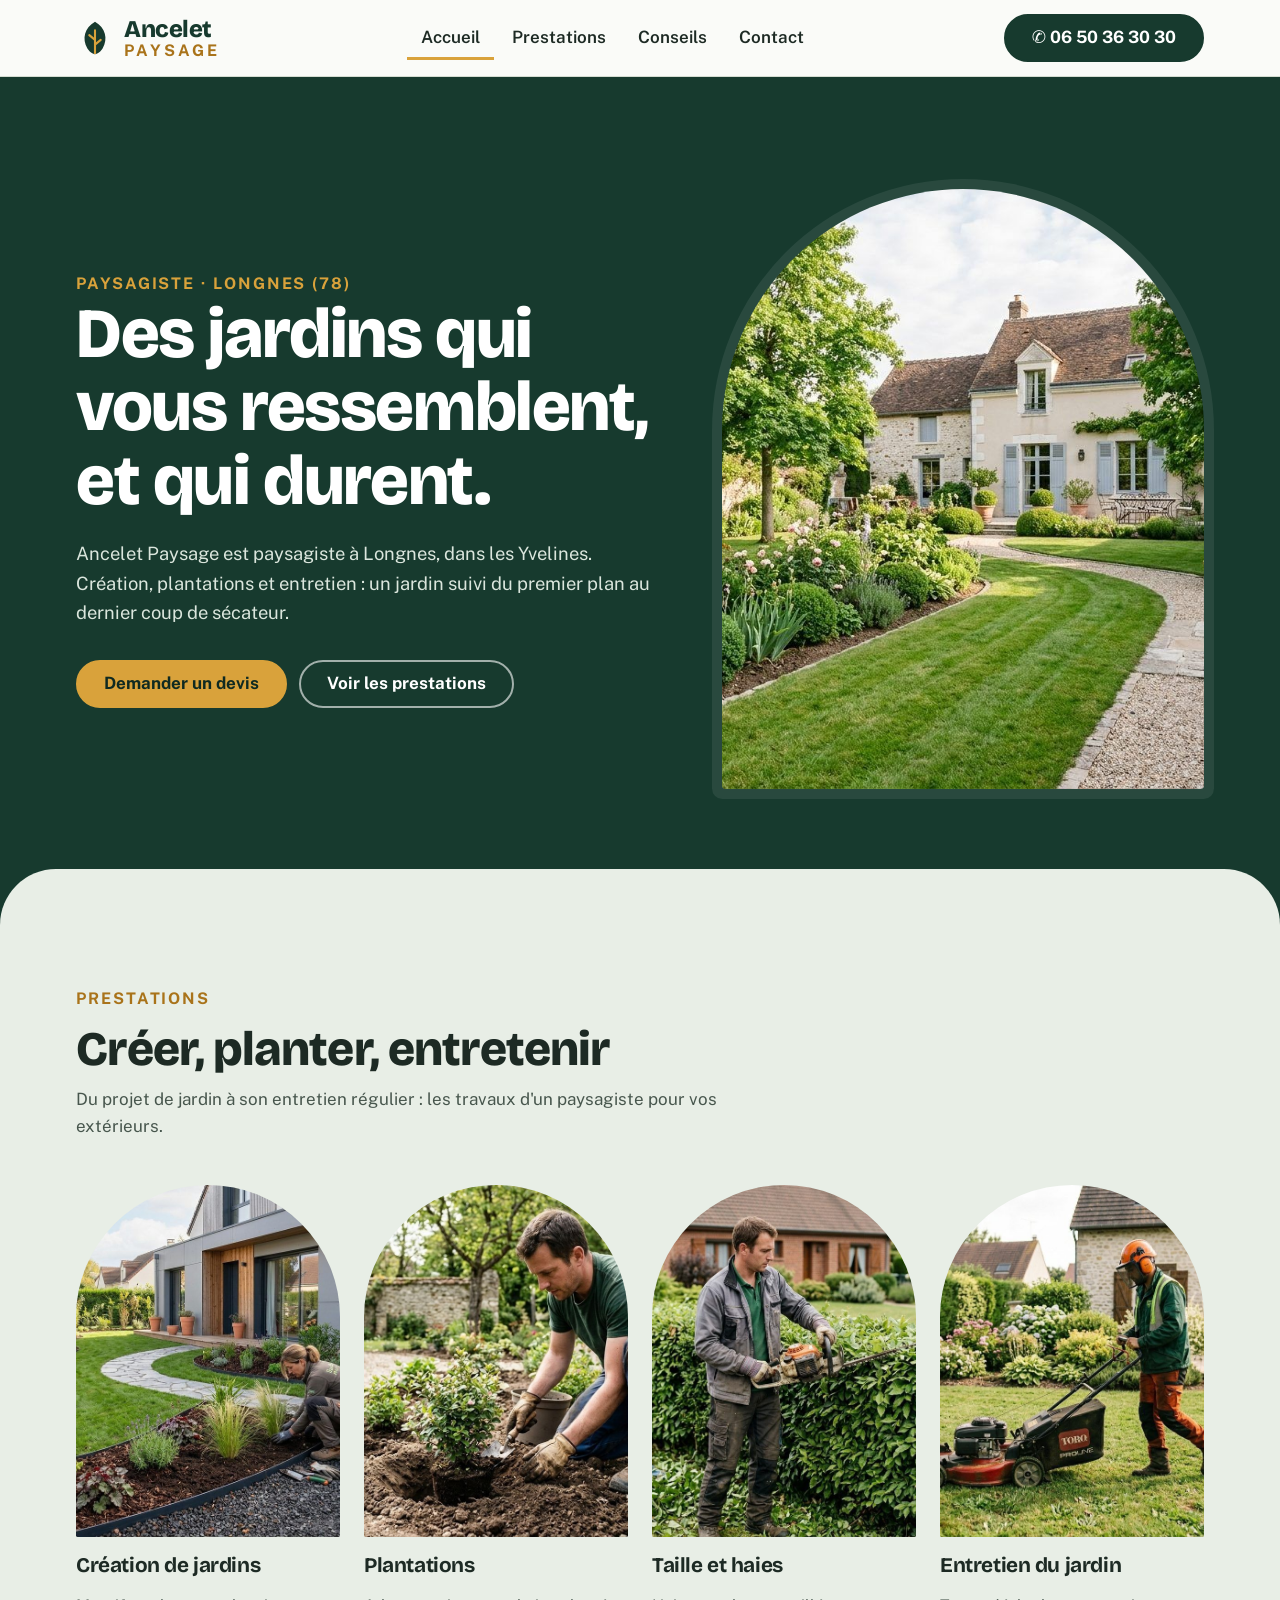
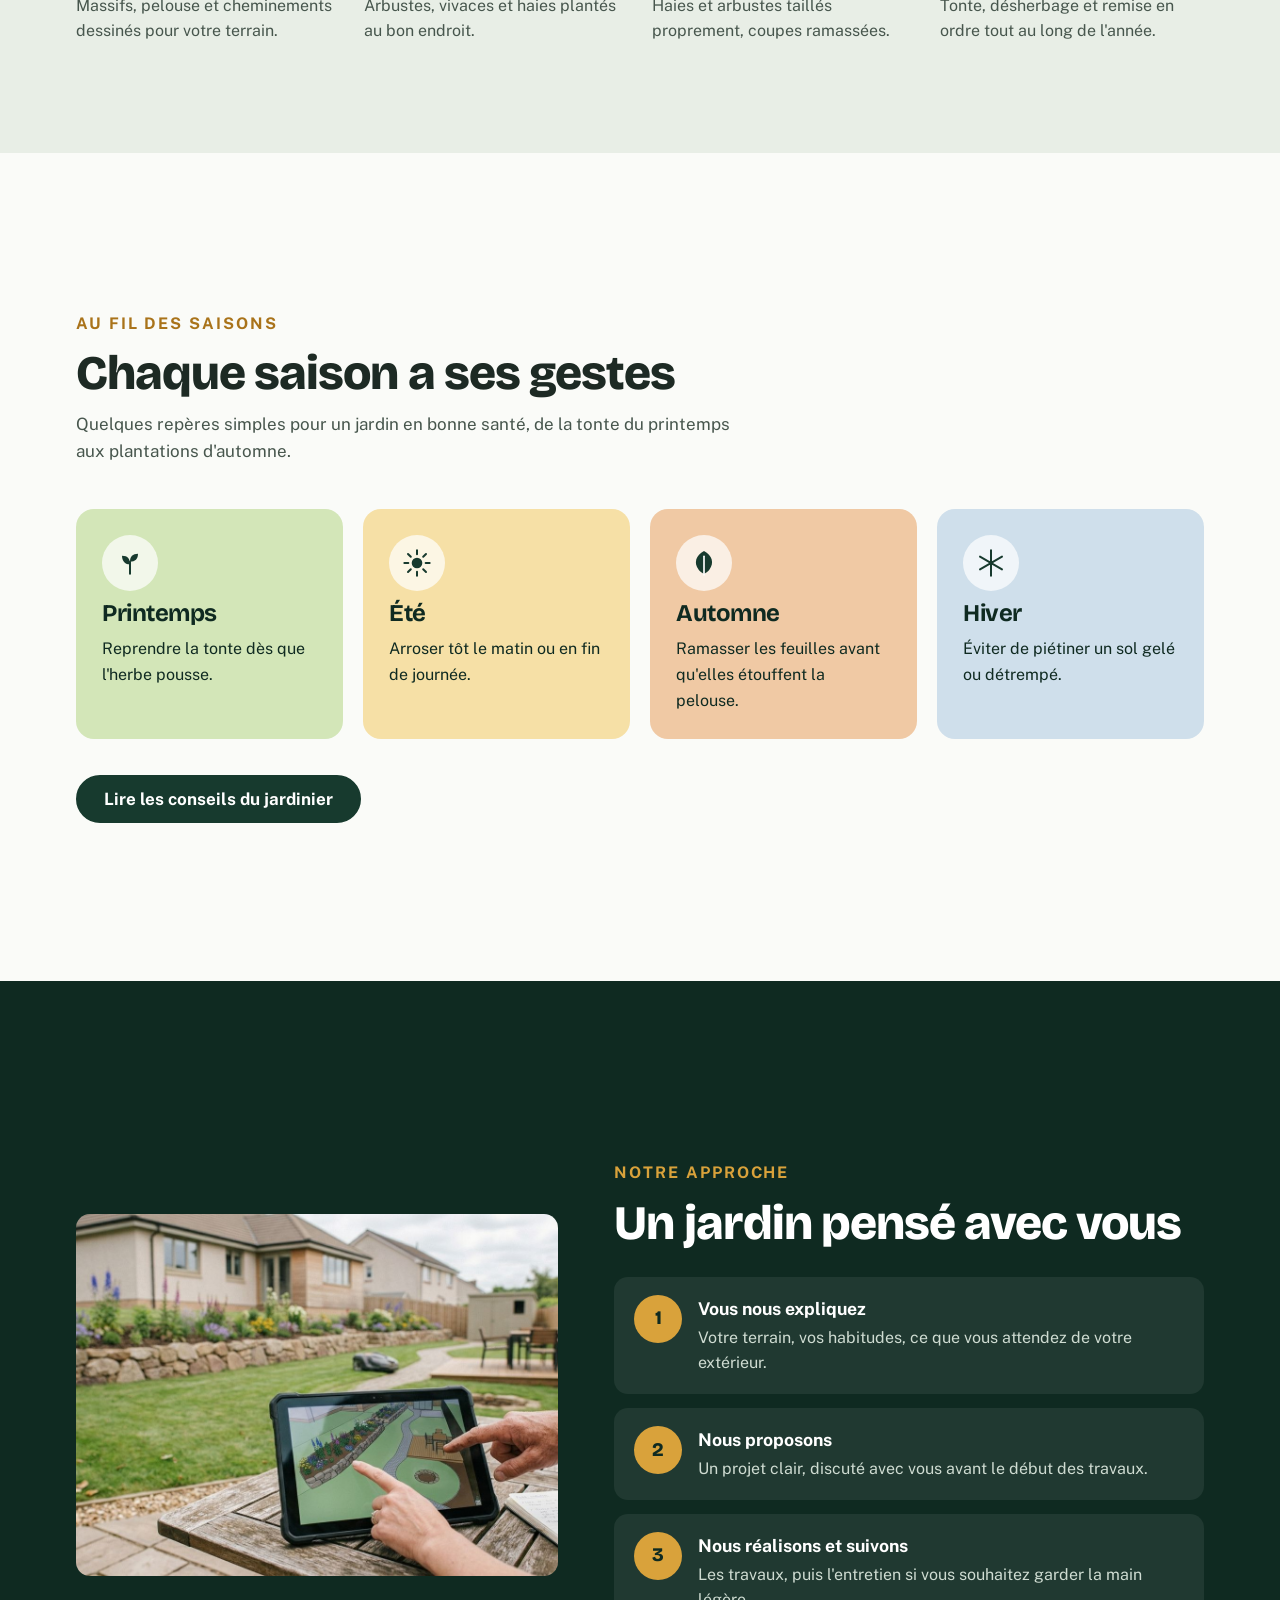
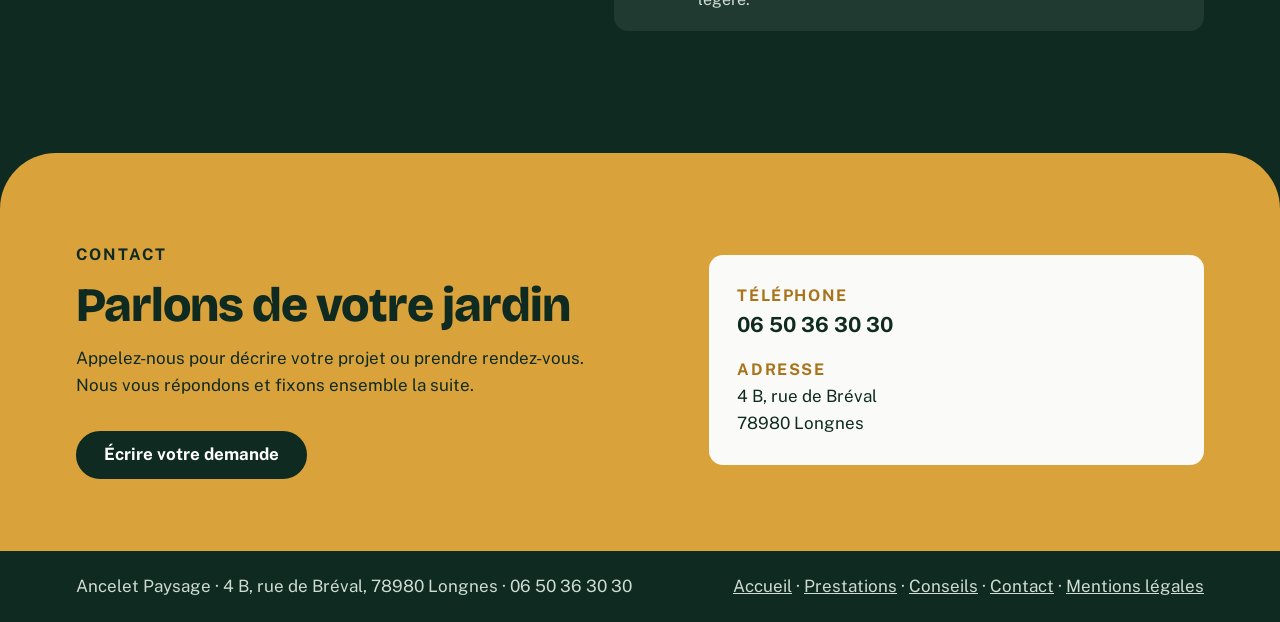
<file: index.html>
<!doctype html>
<html lang="fr">
<head>
<meta charset="utf-8">
<meta name="viewport" content="width=device-width, initial-scale=1">
<title>Ancelet Paysage | Paysagiste à Longnes (78)</title>
<meta name="description" content="Ancelet Paysage, paysagiste à Longnes dans les Yvelines : création de jardins, plantations, taille de haies et entretien.">
<meta name="robots" content="noindex, nofollow">
<link rel="icon" href="images/favicon.png">
<link rel="stylesheet" href="https://fonts.googleapis.com/css2?family=Bricolage+Grotesque:opsz,wght@12..96,500;12..96,700;12..96,800&family=Public+Sans:wght@400;600;700&display=swap">
<link rel="stylesheet" href="style.css">
</head>
<body>
<header>
  <div class="w bar">
    <a class="logo" href="https://webaunet.github.io/ancelet-paysage/" aria-label="Ancelet Paysage, retour à l'accueil"><svg viewBox="0 0 40 40" aria-hidden="true"><path d="M20 3C9 9 6 21 12 31c3 5 8 6 8 6s5-1 8-6c6-10 3-22-8-28z" fill="#173a2e"/><path d="M20 12v24M20 22l-6-5M20 27l6-5" stroke="#d9a23b" stroke-width="2.2" fill="none" stroke-linecap="round"/></svg><span><b>Ancelet</b><small>PAYSAGE</small></span></a>
    <nav id="menu" aria-label="Navigation principale"><ul><li><a href="index.html" aria-current="page">Accueil</a></li><li><a href="prestations.html">Prestations</a></li><li><a href="conseils.html">Conseils</a></li><li><a href="contact.html">Contact</a></li></ul></nav>
    <a class="btn tel" href="tel:+33650363030" aria-label="Appeler le 06 50 36 30 30">&#9990;<span class="num">&nbsp;06 50 36 30 30</span></a>
    <button class="burger" id="burger" aria-label="Ouvrir le menu" aria-expanded="false" aria-controls="menu"><span></span></button>
  </div>
</header>
<main>
  <section class="hero"><div class="w">
    <div><span class="eyebrow">Paysagiste · Longnes (78)</span><h1>Des jardins qui vous ressemblent, et qui durent.</h1>
      <p>Ancelet Paysage est paysagiste à Longnes, dans les Yvelines. Création, plantations et entretien : un jardin suivi du premier plan au dernier coup de sécateur.</p>
      <div class="cta"><a class="btn" href="contact.html">Demander un devis</a><a class="btn ghost" href="prestations.html">Voir les prestations</a></div></div>
    <div class="arche"><img src="images/entretien.jpg" width="1408" height="768" alt="Jardin soigné avec pelouse tondue, massifs fleuris et allée gravillonnée devant une maison en pierre"></div>
  </div></section>
  <div class="arrondi" aria-hidden="true"></div>
  <section class="band menthe" style="padding-top:40px"><div class="w">
    <div class="head"><span class="eyebrow">Prestations</span><h2>Créer, planter, entretenir</h2><p>Du projet de jardin à son entretien régulier : les travaux d'un paysagiste pour vos extérieurs.</p></div>
    <div class="grid">
      <article class="carte"><div class="arche"><img loading="lazy" src="images/espace-vert.jpg" width="1408" height="768" alt="Création d'un massif et d'une pelouse aux courbes douces devant une maison moderne"></div><h3>Création de jardins</h3><p>Massifs, pelouse et cheminements dessinés pour votre terrain.</p></article>
      <article class="carte"><div class="arche"><img loading="lazy" src="images/plantation.jpg" width="1400" height="764" alt="Jardinier qui plante des vivaces dans un massif"></div><h3>Plantations</h3><p>Arbustes, vivaces et haies plantés au bon endroit.</p></article>
      <article class="carte"><div class="arche"><img loading="lazy" src="images/taille-arbustes.jpg" width="1408" height="768" alt="Jardinier qui taille une haie au taille-haie devant une maison"></div><h3>Taille et haies</h3><p>Haies et arbustes taillés proprement, coupes ramassées.</p></article>
      <article class="carte"><div class="arche"><img loading="lazy" src="images/entretien-general.jpg" width="1376" height="768" alt="Jardinier qui tond une pelouse devant une maison en pierre"></div><h3>Entretien du jardin</h3><p>Tonte, désherbage et remise en ordre tout au long de l'année.</p></article>
    </div></div></section>
  <section class="band craie" id="saisons"><div class="w">
    <div class="head"><span class="eyebrow">Au fil des saisons</span><h2>Chaque saison a ses gestes</h2><p>Quelques repères simples pour un jardin en bonne santé, de la tonte du printemps aux plantations d'automne.</p></div>
    <div class="saisons"><div class="saison s-pr rv"><span class="pastille"><svg viewBox="0 0 48 48" aria-hidden="true"><path d="M24 40V22" stroke="currentColor" stroke-width="3" stroke-linecap="round"/><path d="M24 26c-9 0-12-7-12-13 9 0 12 5 12 13zM24 22c0-8 4-12 12-12 0 8-4 12-12 12z" fill="currentColor"/></svg></span><h3>Printemps</h3><p>Reprendre la tonte dès que l'herbe pousse.</p></div><div class="saison s-et rv"><span class="pastille"><svg viewBox="0 0 48 48" aria-hidden="true"><circle cx="24" cy="24" r="8" fill="currentColor"/><path d="M24 5v6M24 37v6M5 24h6M37 24h6M10.5 10.5l4.2 4.2M33.3 33.3l4.2 4.2M10.5 37.5l4.2-4.2M33.3 14.7l4.2-4.2" stroke="currentColor" stroke-width="3" stroke-linecap="round"/></svg></span><h3>Été</h3><p>Arroser tôt le matin ou en fin de journée.</p></div><div class="saison s-au rv"><span class="pastille"><svg viewBox="0 0 48 48" aria-hidden="true"><path d="M24 6C12 12 8 24 16 34c3 4 8 6 8 6s5-2 8-6c8-10 4-22-8-28z" fill="currentColor"/><path d="M24 14v28" stroke="#fff" stroke-width="2.5" stroke-linecap="round"/></svg></span><h3>Automne</h3><p>Ramasser les feuilles avant qu'elles étouffent la pelouse.</p></div><div class="saison s-hi rv"><span class="pastille"><svg viewBox="0 0 48 48" aria-hidden="true"><path d="M24 5v38M7.5 14.5l33 19M40.5 14.5l-33 19" stroke="currentColor" stroke-width="3" stroke-linecap="round"/><circle cx="24" cy="24" r="3.5" fill="currentColor"/></svg></span><h3>Hiver</h3><p>Éviter de piétiner un sol gelé ou détrempé.</p></div></div>
    <div class="cta" style="margin-top:36px"><a class="btn sapinbtn" href="conseils.html">Lire les conseils du jardinier</a></div>
  </div></section>
  <section class="band sapin" id="approche"><div class="w approche">
    <div class="photo"><img loading="lazy" src="images/conception.jpg" width="1408" height="768" alt="Plan de jardin affiché sur une tablette, discuté autour d'une table de jardin"></div>
    <div><span class="eyebrow">Notre approche</span><h2 style="margin-top:12px">Un jardin pensé avec vous</h2>
      <ol class="points">
        <li><span class="num">1</span><div><strong>Vous nous expliquez</strong><p>Votre terrain, vos habitudes, ce que vous attendez de votre extérieur.</p></div></li>
        <li><span class="num">2</span><div><strong>Nous proposons</strong><p>Un projet clair, discuté avec vous avant le début des travaux.</p></div></li>
        <li><span class="num">3</span><div><strong>Nous réalisons et suivons</strong><p>Les travaux, puis l'entretien si vous souhaitez garder la main légère.</p></div></li>
      </ol></div></div></section>
  <section class="contact"><div class="w box">
    <div><span class="eyebrow">Contact</span><h2 style="margin-top:12px">Parlons de votre jardin</h2><p>Appelez-nous pour décrire votre projet ou prendre rendez-vous. Nous vous répondons et fixons ensemble la suite.</p>
      <div class="cta"><a class="btn" href="contact.html">Écrire votre demande</a></div></div>
    <address class="coord">
        <div><small>Téléphone</small><a href="tel:+33650363030">06 50 36 30 30</a></div>
        <div><small>Adresse</small>4 B, rue de Bréval<br>78980 Longnes</div>
      </address></div></section>
</main>
<footer>
  <div class="w">
    <span>Ancelet Paysage · 4 B, rue de Bréval, 78980 Longnes · 06 50 36 30 30</span>
    <span><a href="index.html">Accueil</a> · <a href="prestations.html">Prestations</a> · <a href="conseils.html">Conseils</a> · <a href="contact.html">Contact</a> · <a href="mentions-legales.html">Mentions légales</a></span>
  </div>
</footer>
<script src="script.js"></script>
</body>
</html>
</file>
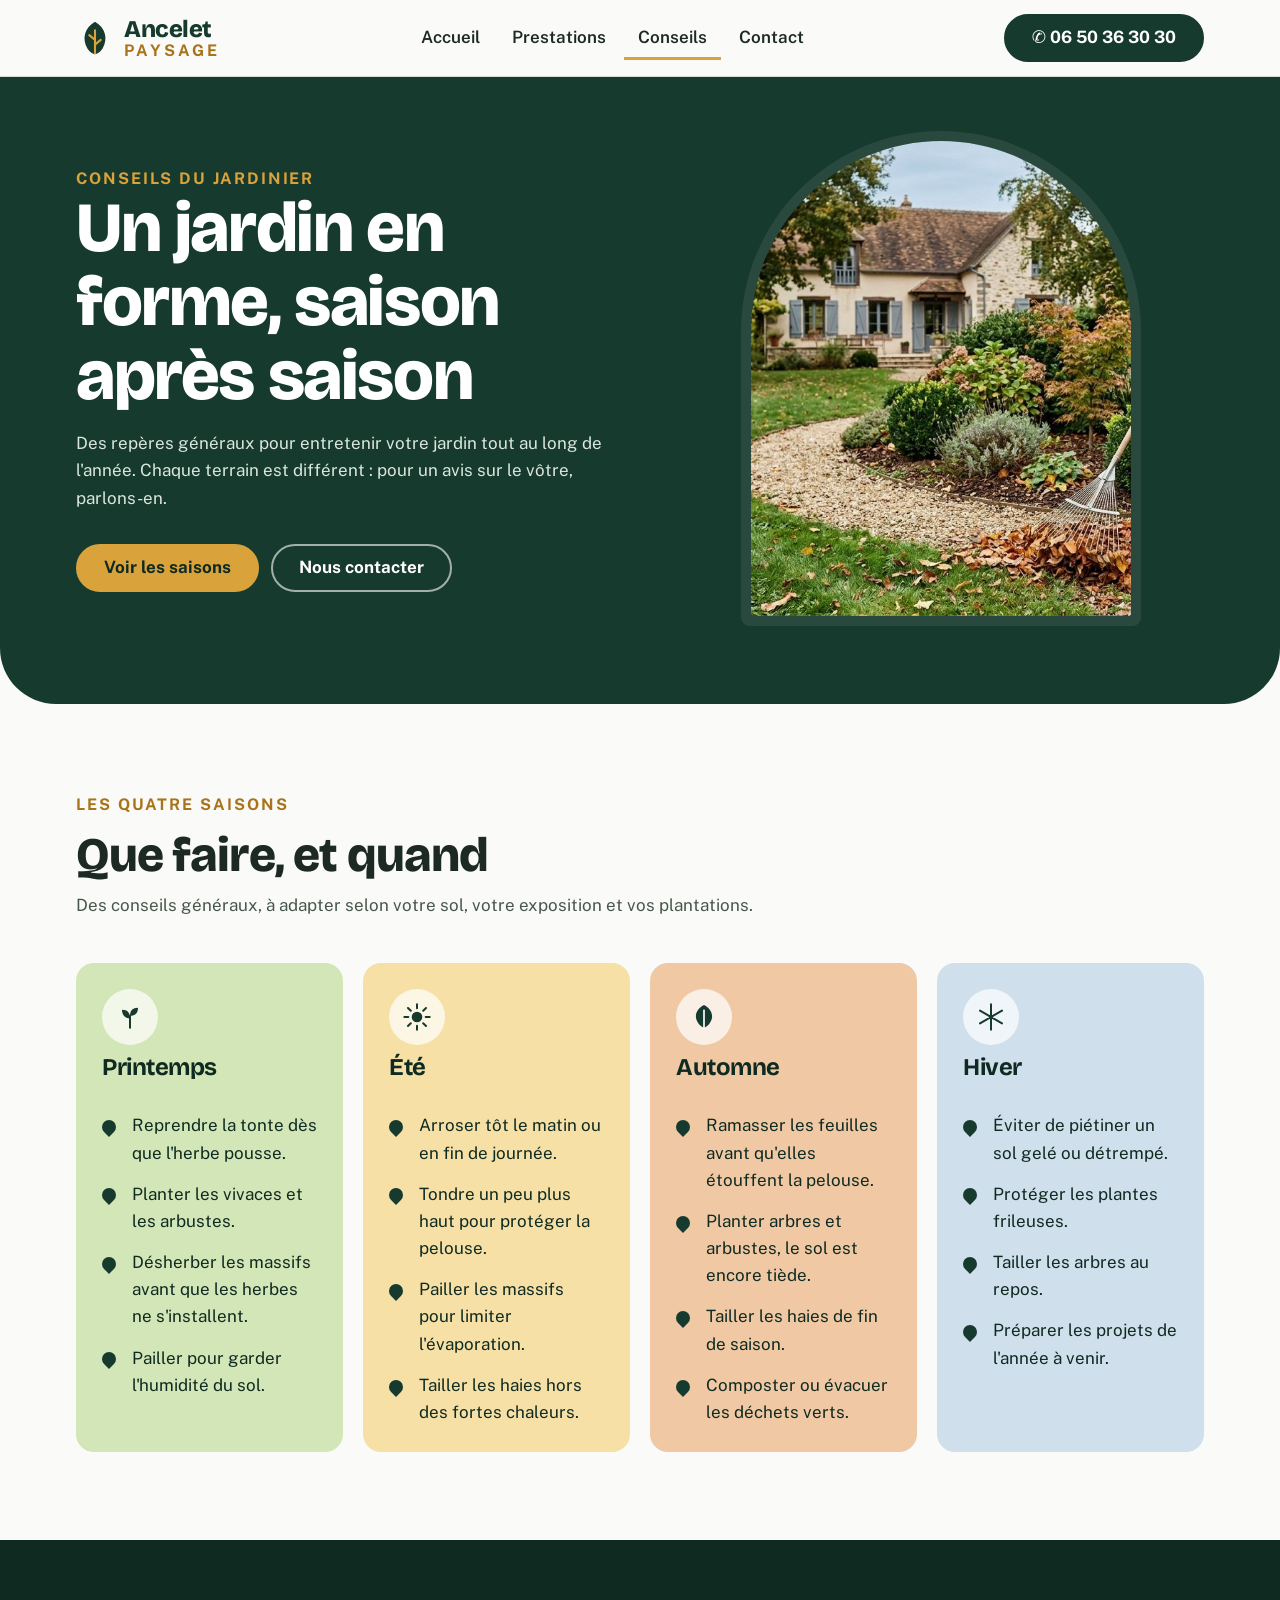
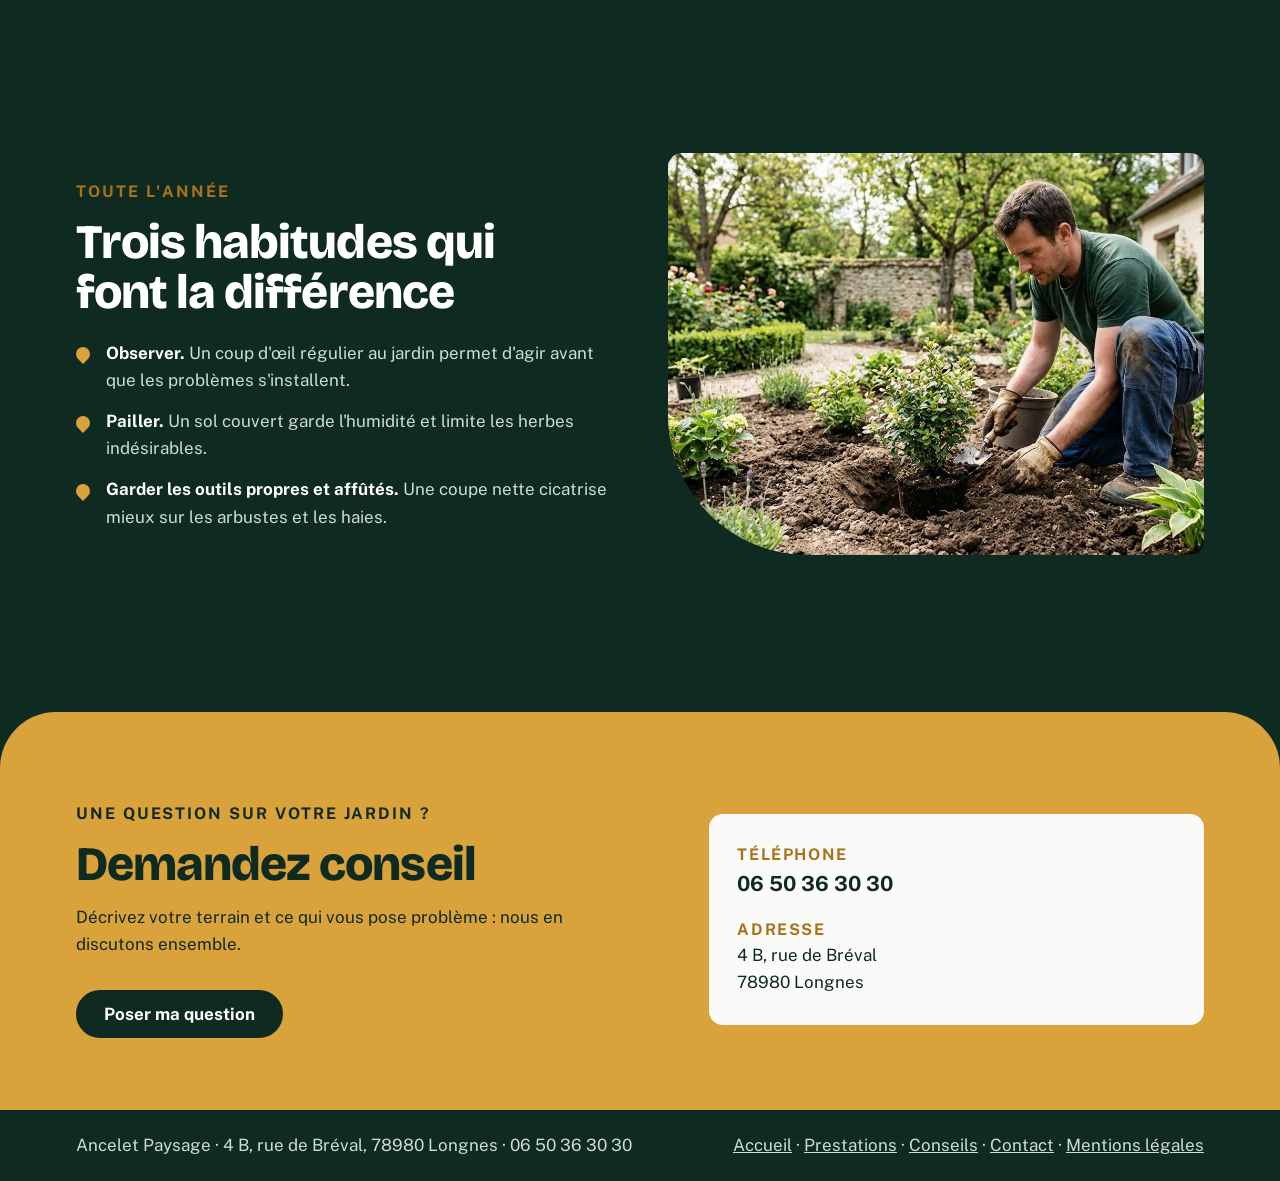
<file: conseils.html>
<!doctype html>
<html lang="fr">
<head>
<meta charset="utf-8">
<meta name="viewport" content="width=device-width, initial-scale=1">
<title>Conseils du jardinier | Ancelet Paysage, Longnes</title>
<meta name="description" content="Conseils généraux d'entretien du jardin par saison : tonte, plantations, taille, arrosage et paillage, par Ancelet Paysage à Longnes (78).">
<meta name="robots" content="noindex, nofollow">
<link rel="icon" href="images/favicon.png">
<link rel="stylesheet" href="https://fonts.googleapis.com/css2?family=Bricolage+Grotesque:opsz,wght@12..96,500;12..96,700;12..96,800&family=Public+Sans:wght@400;600;700&display=swap">
<link rel="stylesheet" href="style.css">
</head>
<body>
<header>
  <div class="w bar">
    <a class="logo" href="https://webaunet.github.io/ancelet-paysage/" aria-label="Ancelet Paysage, retour à l'accueil"><svg viewBox="0 0 40 40" aria-hidden="true"><path d="M20 3C9 9 6 21 12 31c3 5 8 6 8 6s5-1 8-6c6-10 3-22-8-28z" fill="#173a2e"/><path d="M20 12v24M20 22l-6-5M20 27l6-5" stroke="#d9a23b" stroke-width="2.2" fill="none" stroke-linecap="round"/></svg><span><b>Ancelet</b><small>PAYSAGE</small></span></a>
    <nav id="menu" aria-label="Navigation principale"><ul><li><a href="index.html">Accueil</a></li><li><a href="prestations.html">Prestations</a></li><li><a href="conseils.html" aria-current="page">Conseils</a></li><li><a href="contact.html">Contact</a></li></ul></nav>
    <a class="btn tel" href="tel:+33650363030" aria-label="Appeler le 06 50 36 30 30">&#9990;<span class="num">&nbsp;06 50 36 30 30</span></a>
    <button class="burger" id="burger" aria-label="Ouvrir le menu" aria-expanded="false" aria-controls="menu"><span></span></button>
  </div>
</header>
<main>
  <section class="ph"><div class="w">
    <div><span class="eyebrow">Conseils du jardinier</span><h1>Un jardin en forme, saison après saison</h1>
      <p>Des repères généraux pour entretenir votre jardin tout au long de l'année. Chaque terrain est différent : pour un avis sur le vôtre, parlons-en.</p>
      <div class="cta"><a class="btn" href="#saisons">Voir les saisons</a><a class="btn ghost" href="contact.html">Nous contacter</a></div></div>
    <div class="arche" style="max-width:380px;justify-self:center"><img src="images/feuilles.jpg" width="1400" height="764" alt="Jardinier qui ratisse des feuilles mortes autour d'un massif" style="object-position:35% 50%"></div></div></section>
  <section class="band craie" id="saisons"><div class="w">
    <div class="head"><span class="eyebrow">Les quatre saisons</span><h2>Que faire, et quand</h2><p>Des conseils généraux, à adapter selon votre sol, votre exposition et vos plantations.</p></div>
    <div class="saisons grand"><article class="saison s-pr rv"><span class="pastille"><svg viewBox="0 0 48 48" aria-hidden="true"><path d="M24 40V22" stroke="currentColor" stroke-width="3" stroke-linecap="round"/><path d="M24 26c-9 0-12-7-12-13 9 0 12 5 12 13zM24 22c0-8 4-12 12-12 0 8-4 12-12 12z" fill="currentColor"/></svg></span><h3>Printemps</h3><ul class="liste"><li>Reprendre la tonte dès que l'herbe pousse.</li><li>Planter les vivaces et les arbustes.</li><li>Désherber les massifs avant que les herbes ne s'installent.</li><li>Pailler pour garder l'humidité du sol.</li></ul></article><article class="saison s-et rv"><span class="pastille"><svg viewBox="0 0 48 48" aria-hidden="true"><circle cx="24" cy="24" r="8" fill="currentColor"/><path d="M24 5v6M24 37v6M5 24h6M37 24h6M10.5 10.5l4.2 4.2M33.3 33.3l4.2 4.2M10.5 37.5l4.2-4.2M33.3 14.7l4.2-4.2" stroke="currentColor" stroke-width="3" stroke-linecap="round"/></svg></span><h3>Été</h3><ul class="liste"><li>Arroser tôt le matin ou en fin de journée.</li><li>Tondre un peu plus haut pour protéger la pelouse.</li><li>Pailler les massifs pour limiter l'évaporation.</li><li>Tailler les haies hors des fortes chaleurs.</li></ul></article><article class="saison s-au rv"><span class="pastille"><svg viewBox="0 0 48 48" aria-hidden="true"><path d="M24 6C12 12 8 24 16 34c3 4 8 6 8 6s5-2 8-6c8-10 4-22-8-28z" fill="currentColor"/><path d="M24 14v28" stroke="#fff" stroke-width="2.5" stroke-linecap="round"/></svg></span><h3>Automne</h3><ul class="liste"><li>Ramasser les feuilles avant qu'elles étouffent la pelouse.</li><li>Planter arbres et arbustes, le sol est encore tiède.</li><li>Tailler les haies de fin de saison.</li><li>Composter ou évacuer les déchets verts.</li></ul></article><article class="saison s-hi rv"><span class="pastille"><svg viewBox="0 0 48 48" aria-hidden="true"><path d="M24 5v38M7.5 14.5l33 19M40.5 14.5l-33 19" stroke="currentColor" stroke-width="3" stroke-linecap="round"/><circle cx="24" cy="24" r="3.5" fill="currentColor"/></svg></span><h3>Hiver</h3><ul class="liste"><li>Éviter de piétiner un sol gelé ou détrempé.</li><li>Protéger les plantes frileuses.</li><li>Tailler les arbres au repos.</li><li>Préparer les projets de l'année à venir.</li></ul></article></div>
  </div></section>
  <section class="band sapin"><div class="w detail">
    <div><span class="eyebrow">Toute l'année</span><h2 style="margin-top:12px">Trois habitudes qui font la différence</h2>
      <ul class="liste">
        <li><strong>Observer.</strong> Un coup d'œil régulier au jardin permet d'agir avant que les problèmes s'installent.</li>
        <li><strong>Pailler.</strong> Un sol couvert garde l'humidité et limite les herbes indésirables.</li>
        <li><strong>Garder les outils propres et affûtés.</strong> Une coupe nette cicatrise mieux sur les arbustes et les haies.</li>
      </ul></div>
    <div class="photo"><img loading="lazy" src="images/plantation.jpg" width="1400" height="764" alt="Jardinier qui plante des vivaces dans un massif"></div></div></section>
  <section class="contact"><div class="w box">
    <div><span class="eyebrow">Une question sur votre jardin ?</span><h2 style="margin-top:12px">Demandez conseil</h2><p>Décrivez votre terrain et ce qui vous pose problème : nous en discutons ensemble.</p>
      <div class="cta"><a class="btn" href="contact.html">Poser ma question</a></div></div>
    <address class="coord">
        <div><small>Téléphone</small><a href="tel:+33650363030">06 50 36 30 30</a></div>
        <div><small>Adresse</small>4 B, rue de Bréval<br>78980 Longnes</div>
      </address></div></section>
</main>
<footer>
  <div class="w">
    <span>Ancelet Paysage · 4 B, rue de Bréval, 78980 Longnes · 06 50 36 30 30</span>
    <span><a href="index.html">Accueil</a> · <a href="prestations.html">Prestations</a> · <a href="conseils.html">Conseils</a> · <a href="contact.html">Contact</a> · <a href="mentions-legales.html">Mentions légales</a></span>
  </div>
</footer>
<script src="script.js"></script>
</body>
</html>
</file>
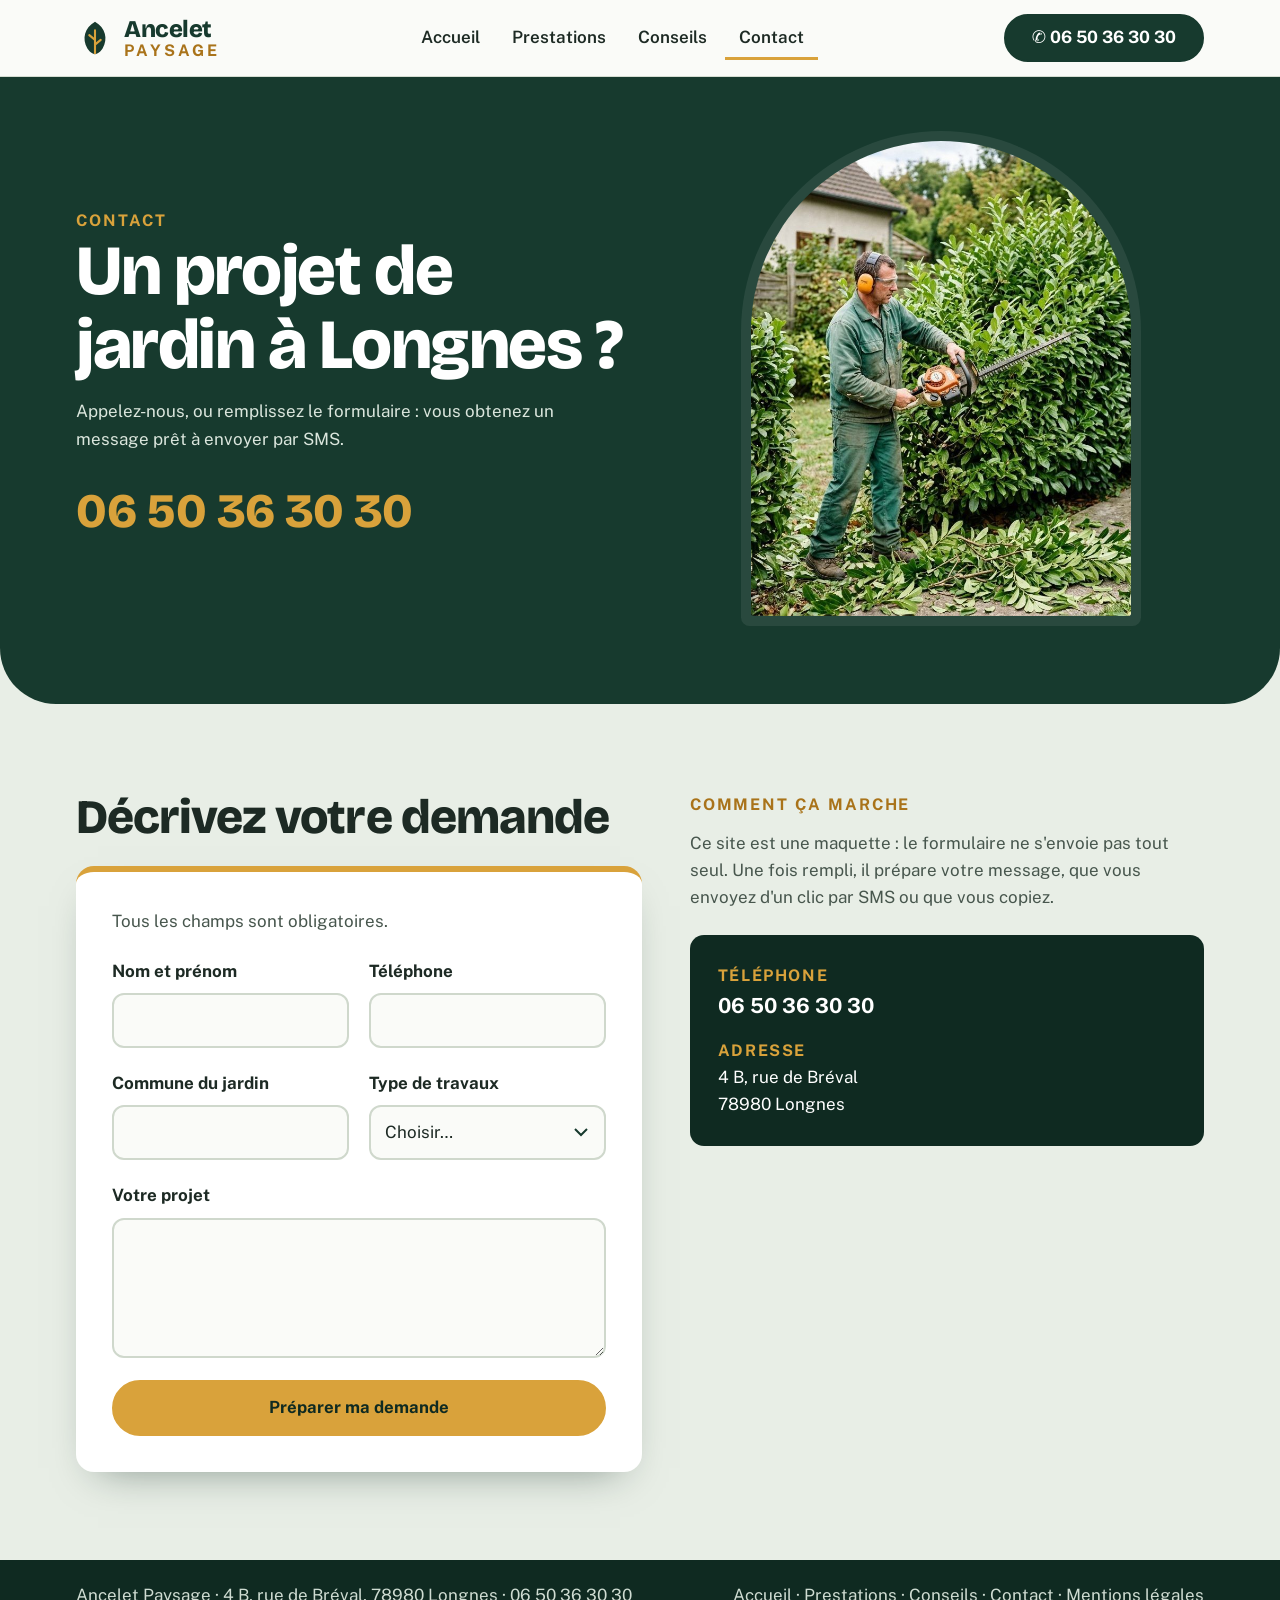
<file: contact.html>
<!doctype html>
<html lang="fr">
<head>
<meta charset="utf-8">
<meta name="viewport" content="width=device-width, initial-scale=1">
<title>Contact | Ancelet Paysage, Longnes</title>
<meta name="description" content="Contactez Ancelet Paysage à Longnes (78) pour un projet de jardin : téléphone, adresse et formulaire de demande de devis.">
<meta name="robots" content="noindex, nofollow">
<link rel="icon" href="images/favicon.png">
<link rel="stylesheet" href="https://fonts.googleapis.com/css2?family=Bricolage+Grotesque:opsz,wght@12..96,500;12..96,700;12..96,800&family=Public+Sans:wght@400;600;700&display=swap">
<link rel="stylesheet" href="style.css">
</head>
<body>
<header>
  <div class="w bar">
    <a class="logo" href="https://webaunet.github.io/ancelet-paysage/" aria-label="Ancelet Paysage, retour à l'accueil"><svg viewBox="0 0 40 40" aria-hidden="true"><path d="M20 3C9 9 6 21 12 31c3 5 8 6 8 6s5-1 8-6c6-10 3-22-8-28z" fill="#173a2e"/><path d="M20 12v24M20 22l-6-5M20 27l6-5" stroke="#d9a23b" stroke-width="2.2" fill="none" stroke-linecap="round"/></svg><span><b>Ancelet</b><small>PAYSAGE</small></span></a>
    <nav id="menu" aria-label="Navigation principale"><ul><li><a href="index.html">Accueil</a></li><li><a href="prestations.html">Prestations</a></li><li><a href="conseils.html">Conseils</a></li><li><a href="contact.html" aria-current="page">Contact</a></li></ul></nav>
    <a class="btn tel" href="tel:+33650363030" aria-label="Appeler le 06 50 36 30 30">&#9990;<span class="num">&nbsp;06 50 36 30 30</span></a>
    <button class="burger" id="burger" aria-label="Ouvrir le menu" aria-expanded="false" aria-controls="menu"><span></span></button>
  </div>
</header>
<main>
  <section class="ph"><div class="w">
    <div><span class="eyebrow">Contact</span><h1>Un projet de jardin à Longnes ?</h1>
      <p>Appelez-nous, ou remplissez le formulaire : vous obtenez un message prêt à envoyer par SMS.</p>
      <a class="bigtel" href="tel:+33650363030">06 50 36 30 30</a></div>
    <div class="arche" style="max-width:380px;justify-self:center"><img src="images/taille-haies.jpg" width="1200" height="896" alt="Jardinier équipé d'un casque anti-bruit qui taille une haie" style="object-position:40% 50%"></div></div></section>
  <section class="band court menthe"><div class="w formgrid">
    <div><h2 style="margin-bottom:24px">Décrivez votre demande</h2>
      <form id="form" class="fcard" novalidate>
        <p class="fintro">Tous les champs sont obligatoires.</p>
        <div class="row">
          <label for="nom">Nom et prénom<input id="nom" name="nom" autocomplete="name" required aria-describedby="e-nom"><span class="err" id="e-nom" role="alert"></span></label>
          <label for="tel">Téléphone<input id="tel" name="tel" type="tel" autocomplete="tel" inputmode="tel" required aria-describedby="e-tel"><span class="err" id="e-tel" role="alert"></span></label>
        </div>
        <div class="row">
          <label for="commune">Commune du jardin<input id="commune" name="commune" autocomplete="address-level2" required aria-describedby="e-commune"><span class="err" id="e-commune" role="alert"></span></label>
          <label for="type">Type de travaux<select id="type" name="type" required aria-describedby="e-type"><option value="">Choisir…</option><option>Création de jardin</option><option>Plantations</option><option>Taille de haies et d'arbustes</option><option>Entretien (tonte, désherbage)</option><option>Autre</option></select><span class="err" id="e-type" role="alert"></span></label>
        </div>
        <label for="msg">Votre projet<textarea id="msg" name="msg" required aria-describedby="e-msg"></textarea><span class="err" id="e-msg" role="alert"></span></label>
        <button class="btn big" type="submit">Préparer ma demande</button>
      </form></div>
    <div>
      <div class="recap" id="recap" hidden aria-live="polite">
        <h3>Votre demande est prête</h3>
        <pre id="recap-txt"></pre>
        <div class="actions">
          <a class="btn" id="b-sms" href="#">Envoyer par SMS</a>
          <button class="btn ghost" type="button" id="b-copy">Copier</button>
          <a class="btn ghost" href="tel:+33650363030">Appeler</a>
        </div>
        <div class="ok" id="ok" role="status"></div>
      </div>
      <div id="avant" class="head" style="margin:0 0 24px"><span class="eyebrow">Comment ça marche</span><p>Ce site est une maquette : le formulaire ne s'envoie pas tout seul. Une fois rempli, il prépare votre message, que vous envoyez d'un clic par SMS ou que vous copiez.</p></div>
      <address class="coord">
        <div><small>Téléphone</small><a href="tel:+33650363030">06 50 36 30 30</a></div>
        <div><small>Adresse</small>4 B, rue de Bréval<br>78980 Longnes</div>
      </address>
    </div></div></section>
</main>
<footer>
  <div class="w">
    <span>Ancelet Paysage · 4 B, rue de Bréval, 78980 Longnes · 06 50 36 30 30</span>
    <span><a href="index.html">Accueil</a> · <a href="prestations.html">Prestations</a> · <a href="conseils.html">Conseils</a> · <a href="contact.html">Contact</a> · <a href="mentions-legales.html">Mentions légales</a></span>
  </div>
</footer>
<script src="script.js"></script>
</body>
</html>
</file>
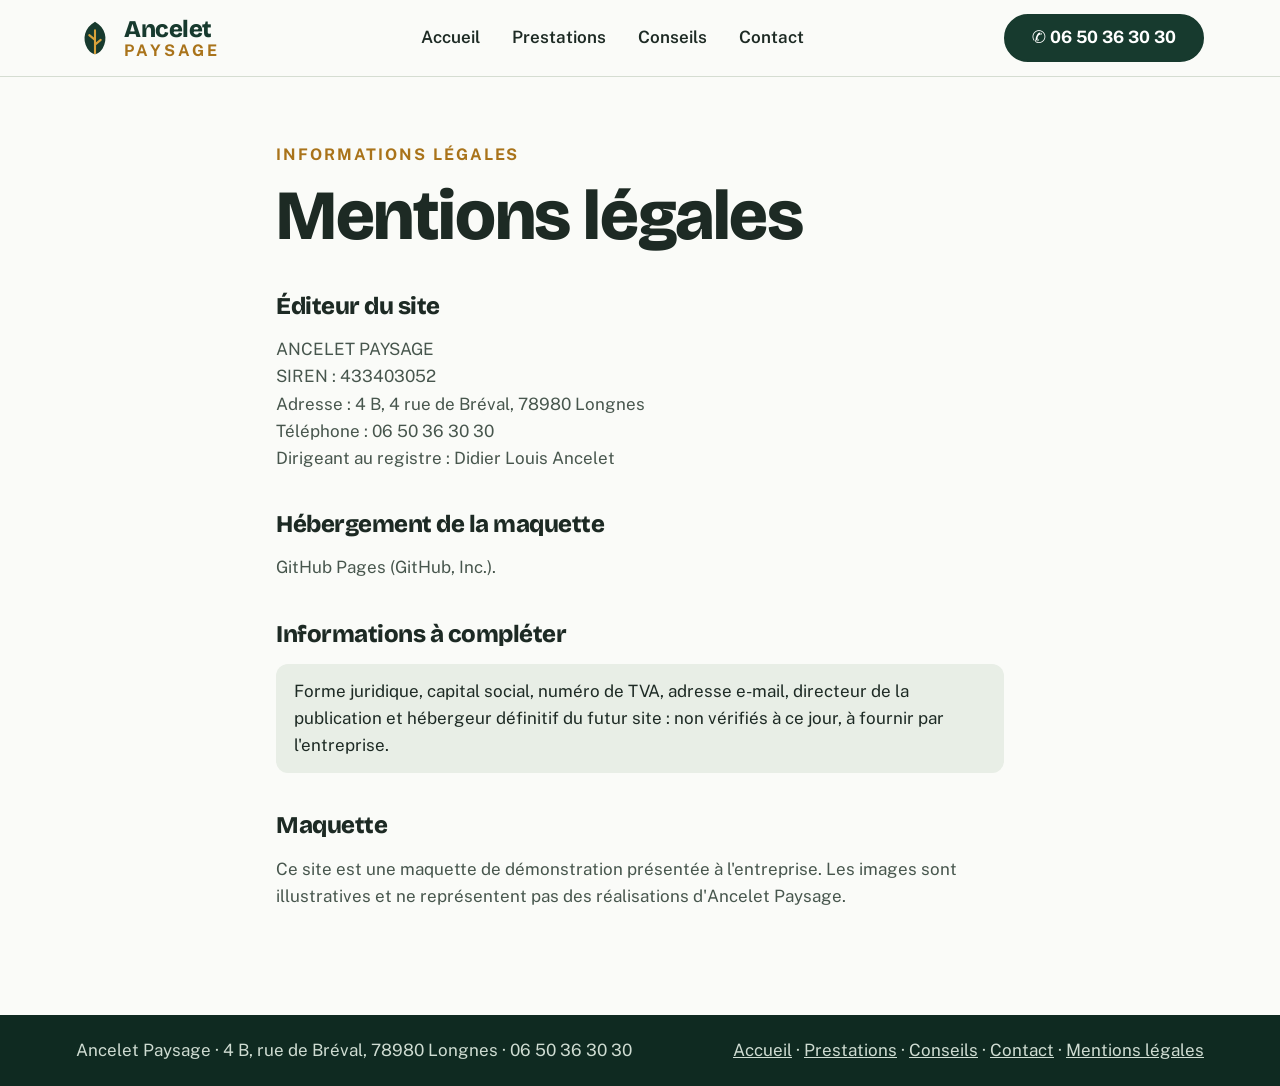
<file: mentions-legales.html>
<!doctype html>
<html lang="fr">
<head>
<meta charset="utf-8">
<meta name="viewport" content="width=device-width, initial-scale=1">
<title>Mentions légales | Ancelet Paysage</title>
<meta name="description" content="Mentions légales du site d'Ancelet Paysage, paysagiste à Longnes (78).">
<meta name="robots" content="noindex, nofollow">
<link rel="icon" href="images/favicon.png">
<link rel="stylesheet" href="https://fonts.googleapis.com/css2?family=Bricolage+Grotesque:opsz,wght@12..96,500;12..96,700;12..96,800&family=Public+Sans:wght@400;600;700&display=swap">
<link rel="stylesheet" href="style.css">
</head>
<body>
<header>
  <div class="w bar">
    <a class="logo" href="https://webaunet.github.io/ancelet-paysage/" aria-label="Ancelet Paysage, retour à l'accueil"><svg viewBox="0 0 40 40" aria-hidden="true"><path d="M20 3C9 9 6 21 12 31c3 5 8 6 8 6s5-1 8-6c6-10 3-22-8-28z" fill="#173a2e"/><path d="M20 12v24M20 22l-6-5M20 27l6-5" stroke="#d9a23b" stroke-width="2.2" fill="none" stroke-linecap="round"/></svg><span><b>Ancelet</b><small>PAYSAGE</small></span></a>
    <nav id="menu" aria-label="Navigation principale"><ul><li><a href="index.html">Accueil</a></li><li><a href="prestations.html">Prestations</a></li><li><a href="conseils.html">Conseils</a></li><li><a href="contact.html">Contact</a></li></ul></nav>
    <a class="btn tel" href="tel:+33650363030" aria-label="Appeler le 06 50 36 30 30">&#9990;<span class="num">&nbsp;06 50 36 30 30</span></a>
    <button class="burger" id="burger" aria-label="Ouvrir le menu" aria-expanded="false" aria-controls="menu"><span></span></button>
  </div>
</header>
<main>
  <section class="band court" style="padding-top:64px"><div class="w legal">
    <span class="eyebrow">Informations légales</span><h1 style="margin-top:12px">Mentions légales</h1>
    <h2>Éditeur du site</h2>
    <p>ANCELET PAYSAGE<br>SIREN : 433403052<br>Adresse : 4 B, 4 rue de Bréval, 78980 Longnes<br>Téléphone : 06 50 36 30 30<br>Dirigeant au registre : Didier Louis Ancelet</p>
    <h2>Hébergement de la maquette</h2>
    <p>GitHub Pages (GitHub, Inc.).</p>
    <h2>Informations à compléter</h2>
    <p class="manque">Forme juridique, capital social, numéro de TVA, adresse e-mail, directeur de la publication et hébergeur définitif du futur site : non vérifiés à ce jour, à fournir par l'entreprise.</p>
    <h2>Maquette</h2>
    <p>Ce site est une maquette de démonstration présentée à l'entreprise. Les images sont illustratives et ne représentent pas des réalisations d'Ancelet Paysage.</p>
  </div></section>
</main>
<footer>
  <div class="w">
    <span>Ancelet Paysage · 4 B, rue de Bréval, 78980 Longnes · 06 50 36 30 30</span>
    <span><a href="index.html">Accueil</a> · <a href="prestations.html">Prestations</a> · <a href="conseils.html">Conseils</a> · <a href="contact.html">Contact</a> · <a href="mentions-legales.html">Mentions légales</a></span>
  </div>
</footer>
<script src="script.js"></script>
</body>
</html>
</file>
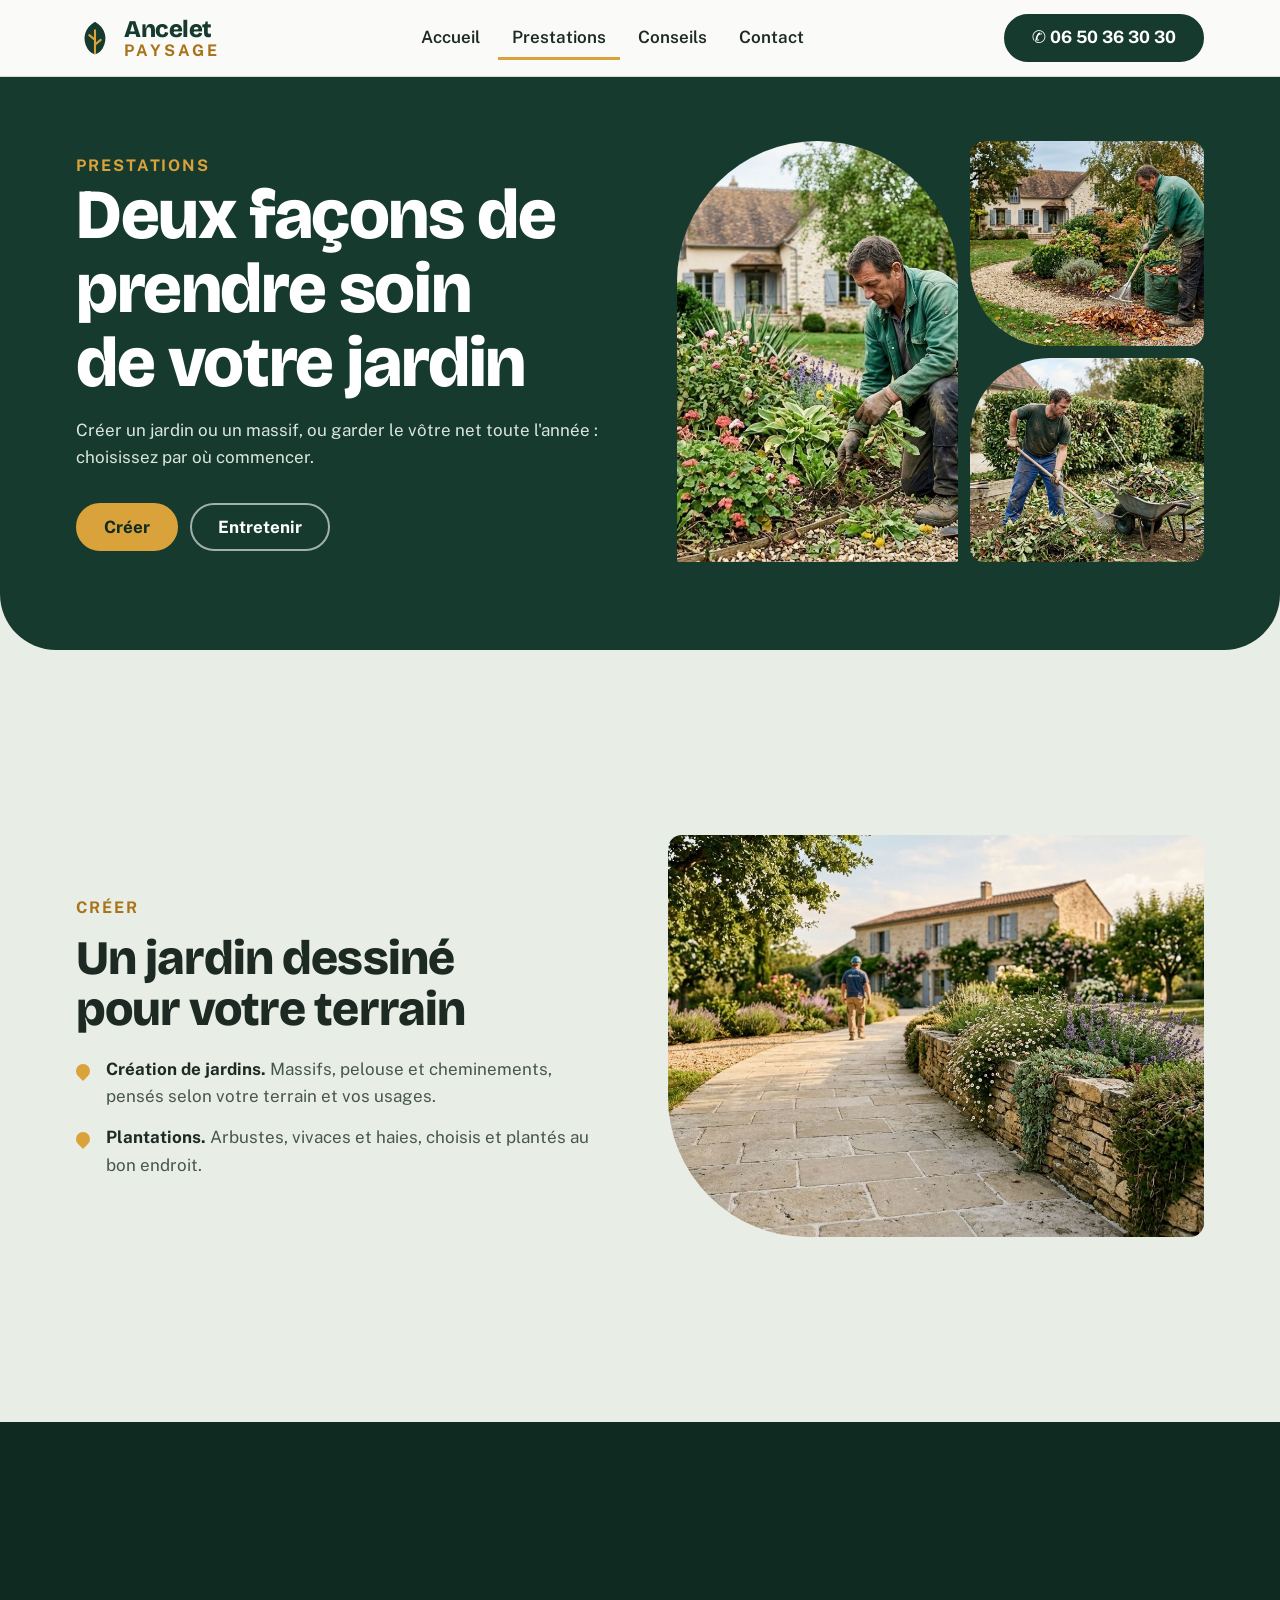
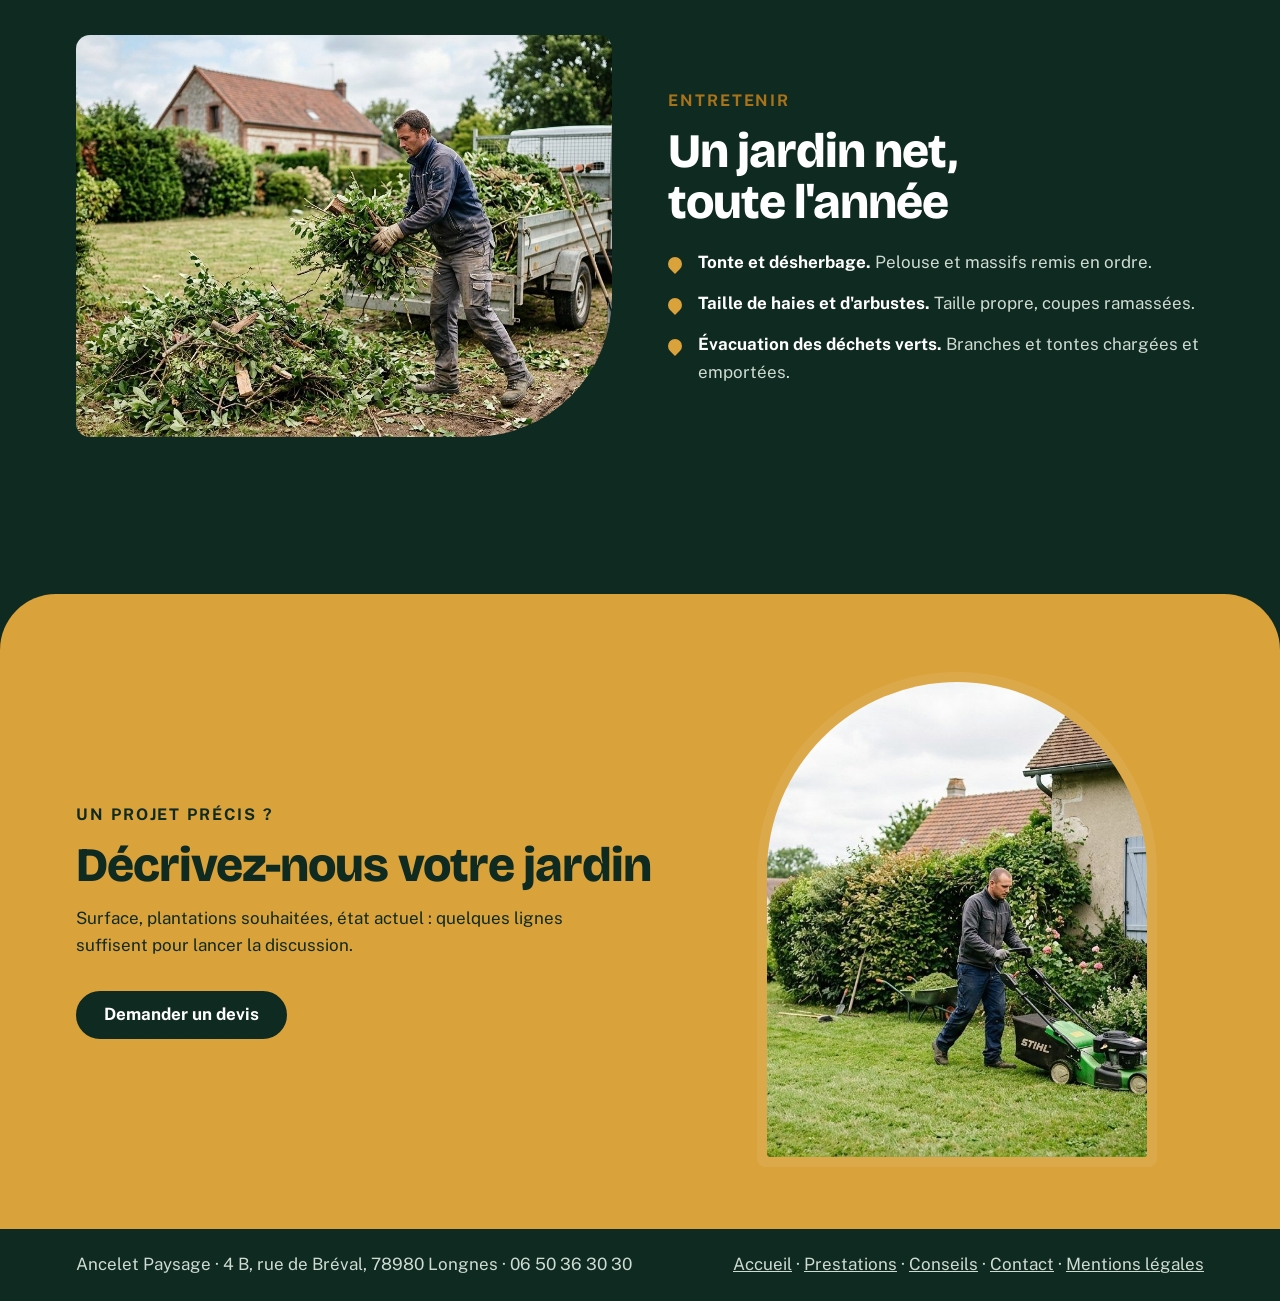
<file: prestations.html>
<!doctype html>
<html lang="fr">
<head>
<meta charset="utf-8">
<meta name="viewport" content="width=device-width, initial-scale=1">
<title>Prestations | Ancelet Paysage, Longnes</title>
<meta name="description" content="Création de jardins, plantations, taille de haies, tonte et évacuation des déchets verts : les prestations d'Ancelet Paysage à Longnes (78).">
<meta name="robots" content="noindex, nofollow">
<link rel="icon" href="images/favicon.png">
<link rel="stylesheet" href="https://fonts.googleapis.com/css2?family=Bricolage+Grotesque:opsz,wght@12..96,500;12..96,700;12..96,800&family=Public+Sans:wght@400;600;700&display=swap">
<link rel="stylesheet" href="style.css">
</head>
<body>
<header>
  <div class="w bar">
    <a class="logo" href="https://webaunet.github.io/ancelet-paysage/" aria-label="Ancelet Paysage, retour à l'accueil"><svg viewBox="0 0 40 40" aria-hidden="true"><path d="M20 3C9 9 6 21 12 31c3 5 8 6 8 6s5-1 8-6c6-10 3-22-8-28z" fill="#173a2e"/><path d="M20 12v24M20 22l-6-5M20 27l6-5" stroke="#d9a23b" stroke-width="2.2" fill="none" stroke-linecap="round"/></svg><span><b>Ancelet</b><small>PAYSAGE</small></span></a>
    <nav id="menu" aria-label="Navigation principale"><ul><li><a href="index.html">Accueil</a></li><li><a href="prestations.html" aria-current="page">Prestations</a></li><li><a href="conseils.html">Conseils</a></li><li><a href="contact.html">Contact</a></li></ul></nav>
    <a class="btn tel" href="tel:+33650363030" aria-label="Appeler le 06 50 36 30 30">&#9990;<span class="num">&nbsp;06 50 36 30 30</span></a>
    <button class="burger" id="burger" aria-label="Ouvrir le menu" aria-expanded="false" aria-controls="menu"><span></span></button>
  </div>
</header>
<main>
  <section class="ph"><div class="w">
    <div><span class="eyebrow">Prestations</span><h1>Deux façons de prendre soin de votre jardin</h1>
      <p>Créer un jardin ou un massif, ou garder le vôtre net toute l'année : choisissez par où commencer.</p>
      <div class="cta"><a class="btn" href="#creer">Créer</a><a class="btn ghost" href="#entretenir">Entretenir</a></div></div>
    <div class="mosaic">
      <img src="images/desherbage.jpg" width="1400" height="764" alt="Jardinier agenouillé qui désherbe un massif près d'un gravier">
      <img src="images/feuilles.jpg" width="1400" height="764" alt="Jardinier qui ratisse des feuilles mortes autour d'un massif">
      <img src="images/nettoyage.jpg" width="1376" height="768" alt="Jardinier qui évacue des tailles de végétaux avec une brouette">
    </div></div></section>
  <section class="band menthe" id="creer"><div class="w detail">
    <div><span class="eyebrow">Créer</span><h2 style="margin-top:12px">Un jardin dessiné pour votre terrain</h2>
      <ul class="liste">
        <li><strong>Création de jardins.</strong> Massifs, pelouse et cheminements, pensés selon votre terrain et vos usages.</li>
        <li><strong>Plantations.</strong> Arbustes, vivaces et haies, choisis et plantés au bon endroit.</li>
      </ul></div>
    <div class="photo"><img loading="lazy" src="images/allee-paves.jpg" width="1408" height="768" alt="Allée en pavés bordée d'un muret de pierre et de massifs"></div></div></section>
  <section class="band sapin" id="entretenir"><div class="w detail rev">
    <div><span class="eyebrow">Entretenir</span><h2 style="margin-top:12px">Un jardin net, toute l'année</h2>
      <ul class="liste">
        <li><strong>Tonte et désherbage.</strong> Pelouse et massifs remis en ordre.</li>
        <li><strong>Taille de haies et d'arbustes.</strong> Taille propre, coupes ramassées.</li>
        <li><strong>Évacuation des déchets verts.</strong> Branches et tontes chargées et emportées.</li>
      </ul></div>
    <div class="photo"><img loading="lazy" src="images/dechets-verts.jpg" width="1408" height="768" alt="Jardinier chargeant des branches et des déchets verts sur une remorque"></div></div></section>
  <section class="contact"><div class="w box">
    <div><span class="eyebrow">Un projet précis ?</span><h2 style="margin-top:12px">Décrivez-nous votre jardin</h2><p>Surface, plantations souhaitées, état actuel : quelques lignes suffisent pour lancer la discussion.</p>
      <div class="cta"><a class="btn" href="contact.html">Demander un devis</a></div></div>
    <div class="arche" style="max-width:380px;justify-self:center"><img loading="lazy" src="images/tonte.jpg" width="1376" height="768" alt="Jardinier qui tond une pelouse près d'une maison aux volets bleus" style="object-position:62% 50%"></div></div></section>
</main>
<footer>
  <div class="w">
    <span>Ancelet Paysage · 4 B, rue de Bréval, 78980 Longnes · 06 50 36 30 30</span>
    <span><a href="index.html">Accueil</a> · <a href="prestations.html">Prestations</a> · <a href="conseils.html">Conseils</a> · <a href="contact.html">Contact</a> · <a href="mentions-legales.html">Mentions légales</a></span>
  </div>
</footer>
<script src="script.js"></script>
</body>
</html>
</file>
<file: style.css>
/* Concept : fenêtres en arche (portail de jardin) sur fond sapin, accent ocre, sections franches alternées */
:root{
  --sapin:#173a2e; --sapin-2:#0f2a21; --ocre:#d9a23b; --ocre-fonce:#a9731a; --menthe:#e8eee6; --craie:#fafbf8; --texte:#1d2a24; --doux:#47564d;
  --f-titre:'Bricolage Grotesque','Arial Narrow',system-ui,sans-serif; --f-texte:'Public Sans',system-ui,-apple-system,'Segoe UI',sans-serif;
  color-scheme:light;
}
*{box-sizing:border-box}
html{scroll-behavior:smooth;scroll-padding-top:84px}
body{margin:0;background:var(--craie);color:var(--texte);font-family:var(--f-texte);font-size:17px;line-height:1.6}
img{display:block;max-width:100%;height:auto}
a{color:inherit}
.w{width:100%;max-width:1160px;margin:0 auto;padding-left:max(16px,env(safe-area-inset-left,0px));padding-right:max(16px,env(safe-area-inset-right,0px))}
h1,h2,h3{font-family:var(--f-titre);font-weight:800;line-height:1.05;margin:0;text-wrap:balance;letter-spacing:-.02em}
h1{font-size:clamp(2.4rem,6vw,4.4rem)} h2{font-size:clamp(1.9rem,4vw,3rem)} h3{font-size:1.3rem;font-weight:700}
.eyebrow{font-size:1rem;font-weight:700;letter-spacing:.12em;text-transform:uppercase;color:var(--ocre-fonce)}
.btn{display:inline-flex;align-items:center;justify-content:center;min-height:48px;padding:0 26px;border-radius:999px;font:inherit;font-weight:700;text-decoration:none;border:2px solid var(--ocre);background:var(--ocre);color:var(--sapin-2);cursor:pointer}
.btn:hover{background:#ecb956;border-color:#ecb956}
.btn:focus-visible,a:focus-visible,button:focus-visible{outline:3px solid #fff;outline-offset:3px;box-shadow:0 0 0 6px var(--sapin-2)}
.btn.ghost{background:transparent;color:#fff;border-color:rgba(255,255,255,.6)}
.btn.ghost:hover{background:#fff;color:var(--sapin-2);border-color:#fff}
/* header */
header{position:sticky;top:env(safe-area-inset-top,0px);z-index:20;background:var(--craie);border-bottom:1px solid #d5ddd2}
body::before{content:"";position:fixed;inset:0 0 auto;height:env(safe-area-inset-top,0px);background:var(--craie);z-index:30}
.bar{display:flex;align-items:center;justify-content:space-between;gap:16px;min-height:76px;position:relative}
.logo{display:flex;align-items:center;gap:10px;text-decoration:none;color:var(--sapin)}
.logo svg{width:38px;height:38px;flex:none}
.logo b{display:block;font-family:var(--f-titre);font-weight:800;font-size:1.5rem;line-height:1;letter-spacing:-.02em}
.logo small{display:block;font-size:1rem;font-weight:700;letter-spacing:.2em;color:var(--ocre-fonce);margin-top:2px;line-height:1}
nav ul{display:flex;gap:4px;list-style:none;margin:0;padding:0}
nav a{display:flex;align-items:center;min-height:44px;padding:0 14px;text-decoration:none;font-weight:600}
nav a:hover{color:var(--ocre-fonce)} nav a[aria-current="page"]{box-shadow:inset 0 -3px 0 var(--ocre)}
.btn.tel{background:var(--sapin);border-color:var(--sapin);color:#fff;white-space:nowrap}
.btn.tel:hover{background:var(--sapin-2);border-color:var(--sapin-2)}
.burger{display:none;width:48px;height:48px;border:2px solid var(--sapin);background:var(--craie);border-radius:12px;cursor:pointer;padding:0}
.burger span,.burger span::before,.burger span::after{display:block;width:22px;height:3px;background:var(--sapin);margin:0 auto;position:relative;content:"";border-radius:2px}
.burger span::before{position:absolute;top:-7px;left:0}.burger span::after{position:absolute;top:7px;left:0}
@media(max-width:980px){
  .burger{display:block}
  nav{position:absolute;left:0;right:0;top:100%;background:var(--craie);border-bottom:1px solid #d5ddd2;display:none}
  nav.open{display:block}
  nav ul{flex-direction:column;padding:8px max(16px,env(safe-area-inset-left,0px)) 16px}
  nav a{min-height:48px}
}
@media(max-width:560px){.tel .num{display:none}.btn.tel{padding:0 16px}}
/* hero */
.hero{background:var(--sapin);color:#fff;padding-block:72px 96px;overflow:hidden}
.hero .w{display:grid;grid-template-columns:1.1fr .9fr;gap:56px;align-items:center;min-height:min(78vh,680px)}
.hero p{font-size:1.15rem;max-width:32em;margin:20px 0 0;color:#dbe6dd}
.hero .eyebrow{color:var(--ocre)}
.cta{display:flex;flex-wrap:wrap;gap:12px;margin-top:32px}
.arche{border-radius:999px 999px 14px 14px;overflow:hidden;aspect-ratio:4/5;max-height:600px;width:100%;box-shadow:0 0 0 10px rgba(255,255,255,.08)}
.arche img{width:100%;height:100%;object-fit:cover;object-position:58% 50%}
/* courbes */
.arrondi{height:56px;background:var(--menthe);border-radius:56px 56px 0 0;margin-top:-56px;position:relative}
/* sections */
.band{padding-block:88px;display:flex;align-items:center;min-height:min(92vh,860px)}
.band>.w{width:100%}
.menthe{background:var(--menthe)}
.head{display:grid;gap:12px;max-width:40em;margin-bottom:44px}
.head p{margin:0;color:var(--doux)}
.grid{display:grid;grid-template-columns:repeat(auto-fit,minmax(240px,1fr));gap:24px}
.carte{display:flex;flex-direction:column;gap:16px;min-width:0}
.carte .arche{aspect-ratio:3/4;box-shadow:none;max-height:none}
.carte h3{margin-top:2px}
.carte p{margin:0;color:var(--doux);font-size:1rem}
/* approche */
.sapin{background:var(--sapin-2);color:#fff}
.approche{display:grid;grid-template-columns:.9fr 1.1fr;gap:56px;align-items:center}
.approche .photo{border-radius:14px;overflow:hidden;aspect-ratio:4/3}
.approche .photo img{width:100%;height:100%;object-fit:cover}
.approche .eyebrow{color:var(--ocre)}
.points{display:grid;gap:14px;margin:28px 0 0;padding:0;list-style:none}
.points li{display:grid;grid-template-columns:48px 1fr;gap:16px;align-items:start;background:rgba(255,255,255,.07);padding:18px 20px;border-radius:14px}
.points .num{display:grid;place-items:center;width:48px;height:48px;border-radius:50%;background:var(--ocre);color:var(--sapin-2);font-family:var(--f-titre);font-weight:800;font-size:1.2rem}
.points strong{display:block;font-size:1.1rem}
.points p{margin:2px 0 0;color:#cfdcd2;font-size:1rem}
/* contact */
.contact{background:var(--ocre);color:var(--sapin-2);border-radius:56px 56px 0 0;margin-top:-56px;position:relative;z-index:2;padding-block:88px 72px}
.contact .box{display:grid;grid-template-columns:1.2fr 1fr;gap:40px;align-items:center}
.contact .eyebrow{color:var(--sapin-2)}
.contact p{margin:14px 0 0;max-width:30em}
.contact .btn{background:var(--sapin-2);border-color:var(--sapin-2);color:#fff}
.contact .btn:hover{background:#000;border-color:#000}
.coord{background:var(--craie);padding:28px;border-radius:14px;display:grid;gap:16px;font-style:normal}
.coord small{display:block;font-size:1rem;font-weight:700;letter-spacing:.1em;text-transform:uppercase;color:var(--ocre-fonce)}
.coord a{font-weight:700;font-size:1.3rem;text-decoration:none}
.coord a:hover{text-decoration:underline}
footer{background:var(--sapin-2);color:#cfdcd2}
footer .w{display:flex;flex-wrap:wrap;gap:8px 28px;align-items:center;justify-content:space-between;padding-block:22px}
@media(max-width:860px){
  .hero{padding-block:48px 80px}
  .hero .w,.approche,.contact .box{grid-template-columns:1fr;gap:36px;min-height:0}
  .arche{max-width:420px;aspect-ratio:4/4.6}
  .band{min-height:0;padding-block:64px}
}
@media(prefers-reduced-motion:reduce){html{scroll-behavior:auto}}

/* pages internes */
.ph{background:var(--sapin);color:#fff;padding-block:64px 88px;border-radius:0 0 56px 56px;position:relative;z-index:2}
.ph .w{display:grid;grid-template-columns:1.05fr 1fr;gap:48px;align-items:center}
.ph p{color:#dbe6dd;margin:16px 0 0;max-width:32em}
.ph .eyebrow{color:var(--ocre)}
.mosaic{display:grid;grid-template-columns:1.2fr 1fr;grid-template-rows:1fr 1fr;gap:12px;aspect-ratio:4/3.2}
.mosaic img{width:100%;height:100%;object-fit:cover}
.mosaic img:first-child{grid-row:span 2;border-radius:999px 999px 14px 14px}
.mosaic img:nth-child(2){border-radius:14px 14px 14px 80px}
.mosaic img:nth-child(3){border-radius:80px 14px 14px 14px}
.bigtel{display:block;font-family:var(--f-titre);font-weight:800;font-size:clamp(1.9rem,5vw,3rem);text-decoration:none;margin-top:20px;overflow-wrap:anywhere;color:var(--ocre)}
.bigtel:hover{color:#fff}
.detail{display:grid;grid-template-columns:1fr 1fr;gap:56px;align-items:center}
.detail.rev>:first-child{order:2}
.detail .photo{border-radius:14px 14px 14px 140px;overflow:hidden;aspect-ratio:4/3}
.detail.rev .photo{border-radius:14px 14px 140px 14px}
.detail .photo img{width:100%;height:100%;object-fit:cover}
.liste{margin:22px 0 0;padding:0;list-style:none;display:grid;gap:14px}
.liste li{padding-left:30px;position:relative;color:var(--doux)}
.liste li::before{content:"";position:absolute;left:0;top:.45em;width:14px;height:14px;border-radius:50% 50% 50% 0;background:var(--ocre);transform:rotate(-45deg)}
.liste strong{color:var(--texte)}
.sapin .liste li{color:#cfdcd2}.sapin .liste strong{color:#fff}
.band.court{min-height:0}
.fcard{background:#fff;border-radius:18px;padding:36px;box-shadow:0 18px 40px -22px rgba(15,42,33,.5);border-top:6px solid var(--ocre);display:grid;gap:22px}
.fintro{margin:0;color:var(--doux)}
.row{display:grid;grid-template-columns:1fr 1fr;gap:20px;align-items:start}
.fcard label{font-weight:700;display:grid;gap:8px;align-content:start}
.fcard input,.fcard select,.fcard textarea{font:inherit;font-weight:400;padding:12px 14px;border:2px solid #cfd8cc;border-radius:12px;background:var(--craie);color:var(--texte);min-height:52px;width:100%;transition:border-color .15s,box-shadow .15s,background .15s}
.fcard textarea{min-height:140px;resize:vertical}
.fcard input:hover,.fcard select:hover,.fcard textarea:hover{border-color:var(--ocre)}
.fcard input:focus-visible,.fcard select:focus-visible,.fcard textarea:focus-visible{outline:none;border-color:var(--sapin);background:#fff;box-shadow:0 0 0 4px rgba(217,162,59,.4)}
.fcard select{appearance:none;padding-right:44px;background-image:url("data:image/svg+xml,%3Csvg xmlns='http://www.w3.org/2000/svg' width='14' height='9' viewBox='0 0 14 9'%3E%3Cpath d='M1 1l6 6 6-6' fill='none' stroke='%23173a2e' stroke-width='2'/%3E%3C/svg%3E");background-repeat:no-repeat;background-position:right 16px center}
.err{color:#9b1c1c;font-weight:600}.err:empty{display:none}
.fcard [aria-invalid="true"]{border-color:#9b1c1c;background:#fdf3f3}
.btn.big{min-height:56px;font-size:1.05rem;width:100%}
.btn.sapinbtn{background:var(--sapin);border-color:var(--sapin);color:#fff}.btn.sapinbtn:hover{background:var(--sapin-2)}
.recap{background:var(--sapin-2);color:#fff;border-radius:18px;padding:28px;display:grid;gap:16px}
.recap pre{margin:0;white-space:pre-wrap;font:inherit;background:rgba(255,255,255,.08);padding:16px;border-radius:12px;overflow-wrap:anywhere}
.actions{display:flex;flex-wrap:wrap;gap:10px}
.ok{color:var(--ocre);font-weight:700;min-height:1.5em}
.formgrid{display:grid;grid-template-columns:1.1fr 1fr;gap:48px;align-items:start}
.legal{max-width:760px}
.legal h2{font-size:1.5rem;margin:40px 0 12px}
.legal p{color:var(--doux)}
.legal .manque{background:var(--menthe);padding:14px 18px;border-radius:12px;color:var(--texte)}
[hidden]{display:none!important}
.menthe .coord{background:var(--sapin-2);color:#fff}.menthe .coord small{color:var(--ocre)}
@media(max-width:860px){.ph .w,.detail,.formgrid{grid-template-columns:1fr;gap:32px}.detail.rev>:first-child{order:0}}
@media(max-width:560px){.row{grid-template-columns:1fr}.fcard{padding:24px 20px}}
.ph+.band{margin-top:-56px;padding-top:144px}

/* finitions */
.craie{background:var(--craie)}
.saisons{display:grid;grid-template-columns:repeat(auto-fit,minmax(230px,1fr));gap:20px}
.saison{border-radius:18px;padding:26px;display:grid;gap:10px;align-content:start;color:var(--sapin-2);transition:transform .25s,box-shadow .25s}
.saison:hover{transform:translateY(-4px);box-shadow:0 18px 30px -20px rgba(15,42,33,.55)}
.saison h3{font-size:1.5rem}
.saison p{margin:0;font-size:1rem}
.saison .liste li{color:var(--sapin-2)}
.saison .liste li::before{background:var(--sapin)}
.saisons.grand{grid-template-columns:repeat(auto-fit,minmax(260px,1fr))}
.s-pr{background:#d3e6b8}.s-et{background:#f6e0a6}.s-au{background:#f0c9a4}.s-hi{background:#cfdfeb}
.pastille{display:grid;place-items:center;width:56px;height:56px;border-radius:50%;background:rgba(255,255,255,.7);color:var(--sapin)}
.pastille svg{width:32px;height:32px}
.carte .arche{transition:transform .3s}
.carte .arche img{transition:transform .5s}
.carte:hover .arche img{transform:scale(1.06)}
.btn{transition:background .2s,transform .2s}
.btn:hover{transform:translateY(-2px)}
.rv{opacity:1;transform:none}
.js .rv{transform:translateY(18px);transition:transform .6s ease,box-shadow .25s}
.js .rv.vu{transform:none}
.arche::after{content:none}
@media(prefers-reduced-motion:reduce){.js .rv{transform:none;transition:none}.btn:hover,.saison:hover{transform:none}.carte:hover .arche img{transform:none}}
</file>
